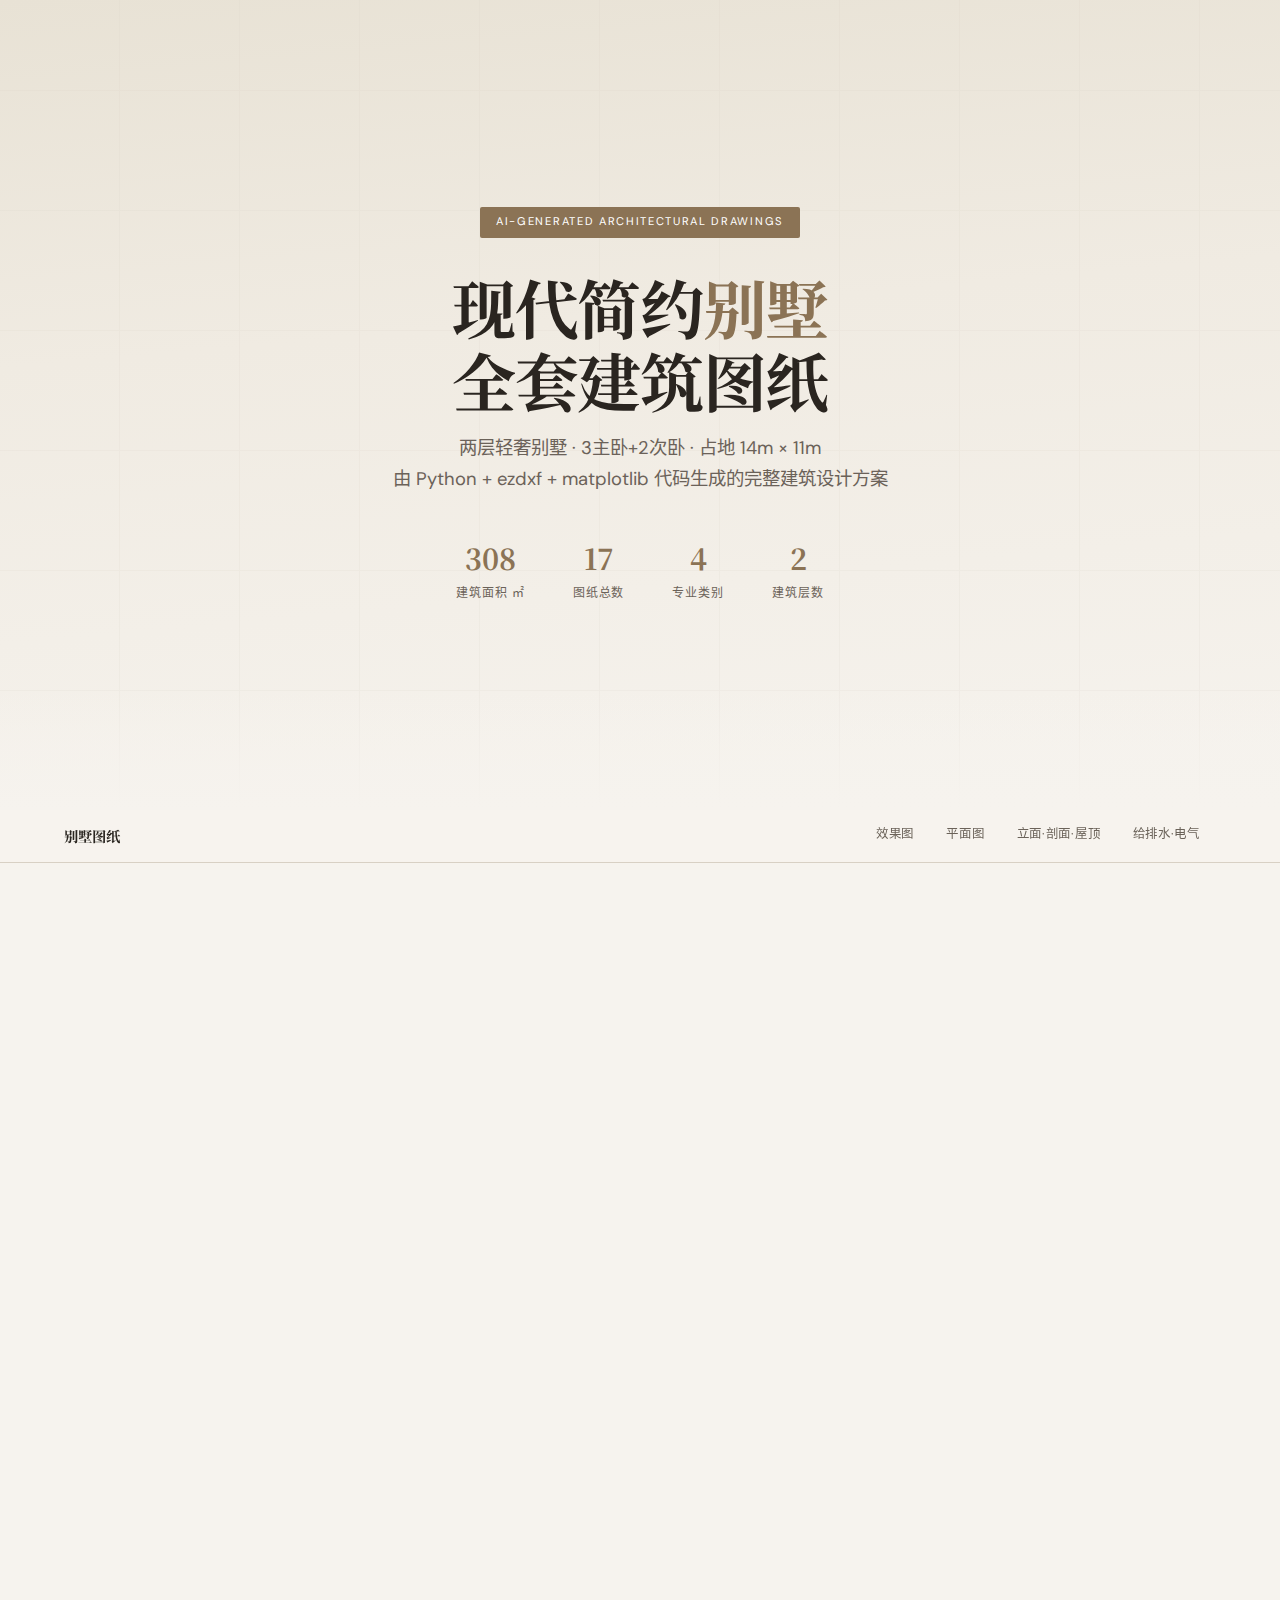
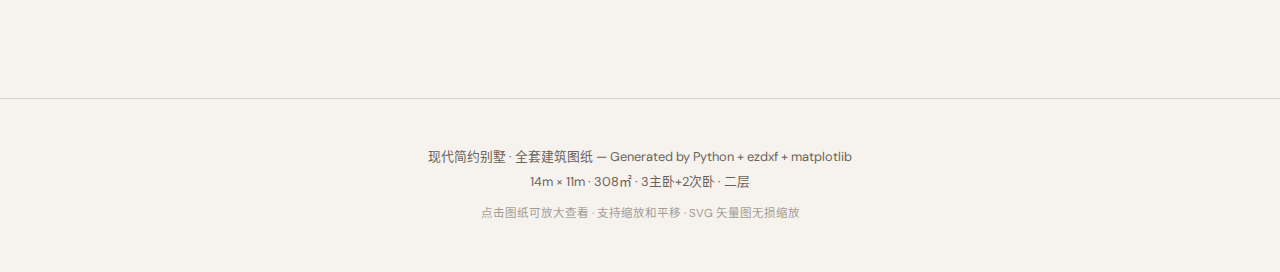
<file: docs/index.html>
<!DOCTYPE html>
<html lang="zh-CN">
<head>
<meta charset="UTF-8">
<meta name="viewport" content="width=device-width, initial-scale=1.0">
<title>现代简约别墅 — 全套建筑图纸</title>
<link rel="preconnect" href="https://fonts.googleapis.com">
<link href="https://fonts.googleapis.com/css2?family=Noto+Serif+SC:wght@400;700&family=DM+Sans:ital,wght@0,400;0,500;0,700;1,400&display=swap" rel="stylesheet">
<link rel="stylesheet" href="shared.css">
</head>
<body>

<section class="home-hero">
  <div class="badge">AI-Generated Architectural Drawings</div>
  <h1>现代简约<em>别墅</em><br>全套建筑图纸</h1>
  <p class="sub">
    两层轻奢别墅 · 3主卧+2次卧 · 占地 14m × 11m<br>
    由 Python + ezdxf + matplotlib 代码生成的完整建筑设计方案
  </p>
  <div class="stats">
    <div class="stat"><div class="stat-val">308</div><div class="stat-label">建筑面积 ㎡</div></div>
    <div class="stat"><div class="stat-val">17</div><div class="stat-label">图纸总数</div></div>
    <div class="stat"><div class="stat-val">4</div><div class="stat-label">专业类别</div></div>
    <div class="stat"><div class="stat-val">2</div><div class="stat-label">建筑层数</div></div>
  </div>
</section>

<header class="site-header">
  <div class="inner">
    <a href="index.html" class="brand">别墅图纸</a>
    <a href="renderings.html" class="nav-link">效果图</a>
    <a href="plans.html" class="nav-link">平面图</a>
    <a href="elevations.html" class="nav-link">立面·剖面·屋顶</a>
    <a href="mep.html" class="nav-link">给排水·电气</a>
  </div>
</header>

<div class="category-grid">

  <a href="renderings.html" class="category-card fade-in">
    <img class="thumb" src="images/南立面透视效果图.png" alt="效果图" loading="lazy">
    <div class="info">
      <h3>建筑效果图</h3>
      <p>3D透视渲染 · 室内俯视 · 南立面渲染 — 展示建筑整体外观与空间感受</p>
      <span class="count">5 张图纸</span>
    </div>
  </a>

  <a href="plans.html" class="category-card fade-in">
    <img class="thumb" src="images/一层平面图.png" alt="平面图" loading="lazy">
    <div class="info">
      <h3>平面图</h3>
      <p>墙体、门窗、家具布局、尺寸标注的完整平面设计（SVG 矢量图）</p>
      <span class="count">2 张图纸 · SVG</span>
    </div>
  </a>

  <a href="elevations.html" class="category-card fade-in">
    <img class="thumb" src="images/南立面图.png" alt="立面图" loading="lazy">
    <div class="info">
      <h3>立面·剖面·屋顶</h3>
      <p>四向立面图、纵向剖面、屋顶排水设计（SVG 矢量图）</p>
      <span class="count">6 张图纸 · SVG</span>
    </div>
  </a>

  <a href="mep.html" class="category-card fade-in">
    <img class="thumb" src="images/一层电气平面图.png" alt="MEP" loading="lazy">
    <div class="info">
      <h3>给排水 · 电气</h3>
      <p>管线布局、灯具插座开关点位布置（SVG 矢量图）</p>
      <span class="count">4 张图纸 · SVG</span>
    </div>
  </a>

</div>

<footer>
  <p>现代简约别墅 · 全套建筑图纸 — Generated by Python + ezdxf + matplotlib</p>
  <p>14m × 11m · 308㎡ · 3主卧+2次卧 · 二层</p>
  <p style="margin-top:.8rem;font-size:.72rem;opacity:.6">点击图纸可放大查看 · 支持缩放和平移 · SVG 矢量图无损缩放</p>
</footer>

<script>
const obs=new IntersectionObserver(entries=>{
  entries.forEach(e=>{if(e.isIntersecting){e.target.classList.add('visible');obs.unobserve(e.target)}});
},{threshold:0.08});
document.querySelectorAll('.fade-in').forEach(el=>obs.observe(el));
</script>
</body>
</html>
</file>
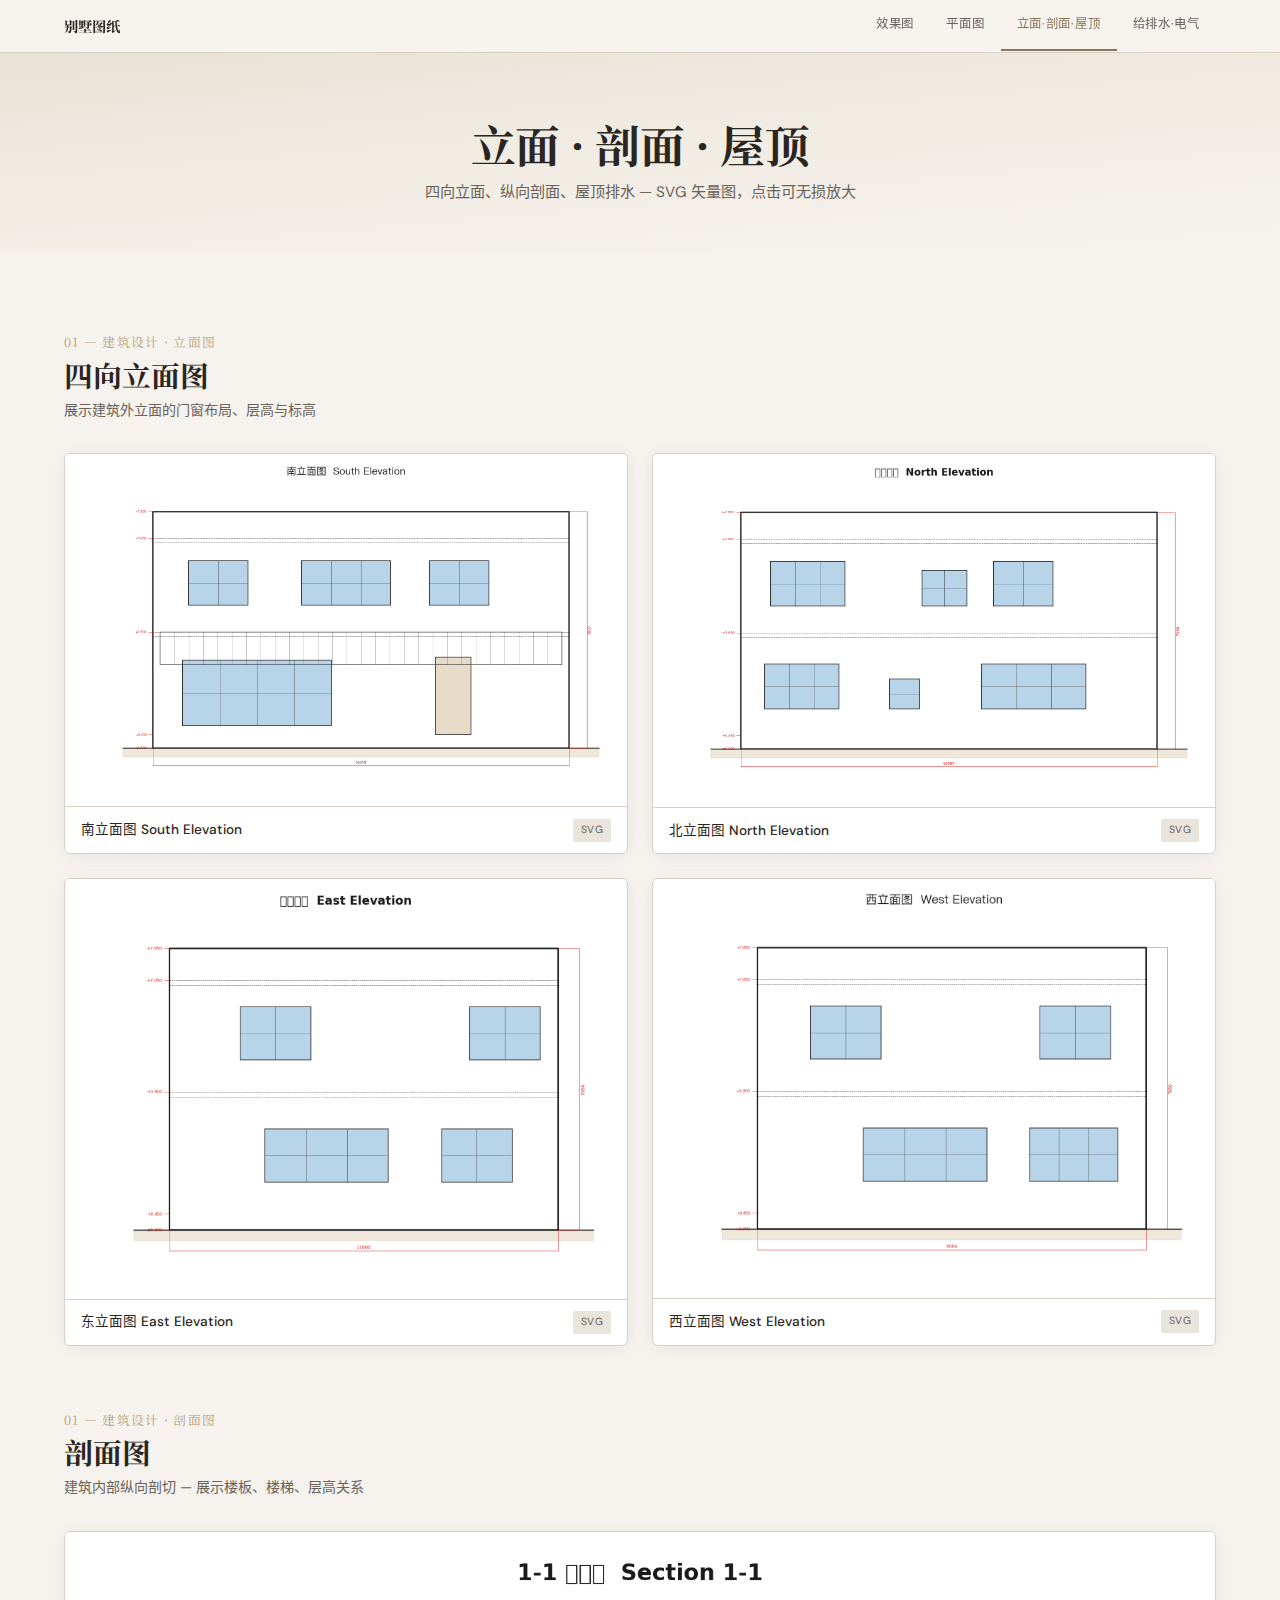
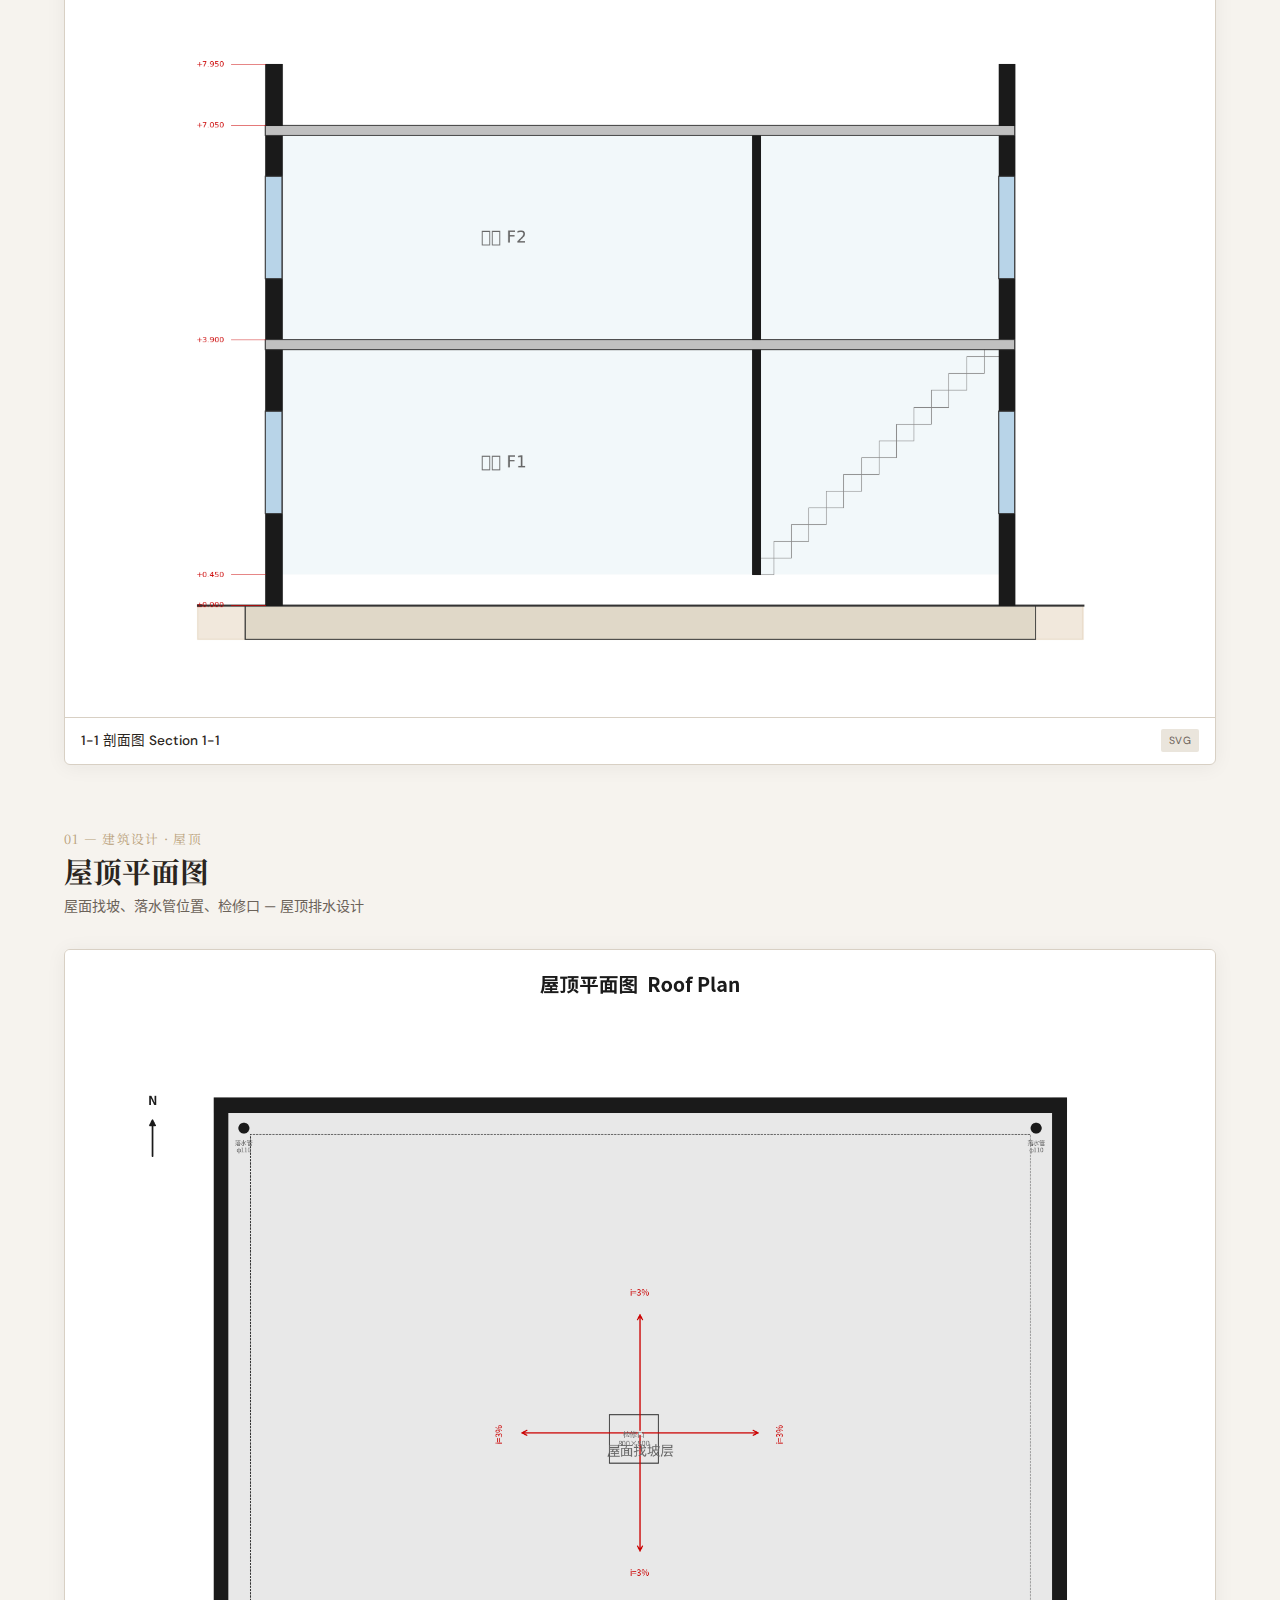
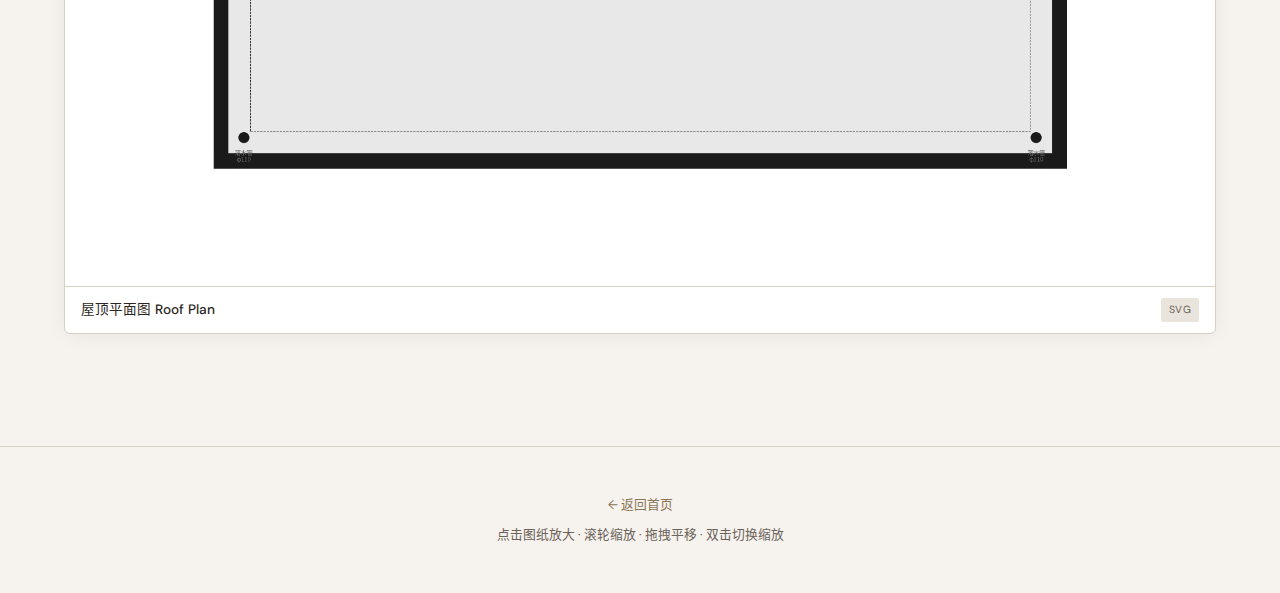
<file: docs/elevations.html>
<!DOCTYPE html>
<html lang="zh-CN">
<head>
<meta charset="UTF-8">
<meta name="viewport" content="width=device-width, initial-scale=1.0">
<title>立面·剖面·屋顶 — 现代简约别墅</title>
<link rel="preconnect" href="https://fonts.googleapis.com">
<link href="https://fonts.googleapis.com/css2?family=Noto+Serif+SC:wght@400;700&family=DM+Sans:ital,wght@0,400;0,500;0,700;1,400&display=swap" rel="stylesheet">
<link rel="stylesheet" href="shared.css">
</head>
<body>

<header class="site-header">
  <div class="inner">
    <a href="index.html" class="brand">别墅图纸</a>
    <a href="renderings.html" class="nav-link">效果图</a>
    <a href="plans.html" class="nav-link">平面图</a>
    <a href="elevations.html" class="nav-link active">立面·剖面·屋顶</a>
    <a href="mep.html" class="nav-link">给排水·电气</a>
  </div>
</header>

<section class="page-hero">
  <h1>立面 · 剖面 · 屋顶</h1>
  <p>四向立面、纵向剖面、屋顶排水 — SVG 矢量图，点击可无损放大</p>
</section>

<main>

<section class="section fade-in">
  <div class="section-header">
    <div class="section-num">01 — 建筑设计 · 立面图</div>
    <h2 class="section-title">四向立面图</h2>
    <p class="section-desc">展示建筑外立面的门窗布局、层高与标高</p>
  </div>
  <div class="gallery cols-2">
    <div class="card">
      <div class="card-img" data-viewer data-viewer-svg="images/南立面图.svg" data-viewer-alt="南立面图 South Elevation">
        <img src="images/南立面图.png" alt="南立面图" loading="lazy">
      </div>
      <div class="card-info"><span class="card-name">南立面图 South Elevation</span><span class="card-tag">SVG</span></div>
    </div>
    <div class="card">
      <div class="card-img" data-viewer data-viewer-svg="images/北立面图.svg" data-viewer-alt="北立面图 North Elevation">
        <img src="images/北立面图.png" alt="北立面图" loading="lazy">
      </div>
      <div class="card-info"><span class="card-name">北立面图 North Elevation</span><span class="card-tag">SVG</span></div>
    </div>
    <div class="card">
      <div class="card-img" data-viewer data-viewer-svg="images/东立面图.svg" data-viewer-alt="东立面图 East Elevation">
        <img src="images/东立面图.png" alt="东立面图" loading="lazy">
      </div>
      <div class="card-info"><span class="card-name">东立面图 East Elevation</span><span class="card-tag">SVG</span></div>
    </div>
    <div class="card">
      <div class="card-img" data-viewer data-viewer-svg="images/西立面图.svg" data-viewer-alt="西立面图 West Elevation">
        <img src="images/西立面图.png" alt="西立面图" loading="lazy">
      </div>
      <div class="card-info"><span class="card-name">西立面图 West Elevation</span><span class="card-tag">SVG</span></div>
    </div>
  </div>
</section>

<section class="section fade-in">
  <div class="section-header">
    <div class="section-num">01 — 建筑设计 · 剖面图</div>
    <h2 class="section-title">剖面图</h2>
    <p class="section-desc">建筑内部纵向剖切 — 展示楼板、楼梯、层高关系</p>
  </div>
  <div class="gallery cols-1">
    <div class="card">
      <div class="card-img" data-viewer data-viewer-svg="images/1-1剖面图.svg" data-viewer-alt="1-1 剖面图 Section 1-1">
        <img src="images/1-1剖面图.png" alt="1-1剖面图" loading="lazy">
      </div>
      <div class="card-info"><span class="card-name">1-1 剖面图 Section 1-1</span><span class="card-tag">SVG</span></div>
    </div>
  </div>
</section>

<section class="section fade-in">
  <div class="section-header">
    <div class="section-num">01 — 建筑设计 · 屋顶</div>
    <h2 class="section-title">屋顶平面图</h2>
    <p class="section-desc">屋面找坡、落水管位置、检修口 — 屋顶排水设计</p>
  </div>
  <div class="gallery cols-1">
    <div class="card">
      <div class="card-img" data-viewer data-viewer-svg="images/屋顶平面图.svg" data-viewer-alt="屋顶平面图 Roof Plan">
        <img src="images/屋顶平面图.png" alt="屋顶平面图" loading="lazy">
      </div>
      <div class="card-info"><span class="card-name">屋顶平面图 Roof Plan</span><span class="card-tag">SVG</span></div>
    </div>
  </div>
</section>

</main>

<footer>
  <p><a href="index.html">← 返回首页</a></p>
  <p style="margin-top:.6rem">点击图纸放大 · 滚轮缩放 · 拖拽平移 · 双击切换缩放</p>
</footer>

<div class="viewer-overlay" id="viewer-overlay">
  <div class="viewer-toolbar">
    <span class="viewer-title"></span>
    <div class="viewer-btns">
      <button class="btn-fit" title="适应窗口 (0)">⊞</button>
      <button class="btn-one" title="100% (1)">1:1</button>
      <button class="btn-zin" title="放大 (+)">＋</button>
      <button class="btn-zout" title="缩小 (-)">－</button>
      <button class="btn-close" title="关闭 (Esc)">✕</button>
    </div>
  </div>
  <div class="viewer-container">
    <div class="viewer-content"></div>
    <div class="viewer-zoom-info"></div>
  </div>
</div>

<script src="viewer.js"></script>
</body>
</html>
</file>
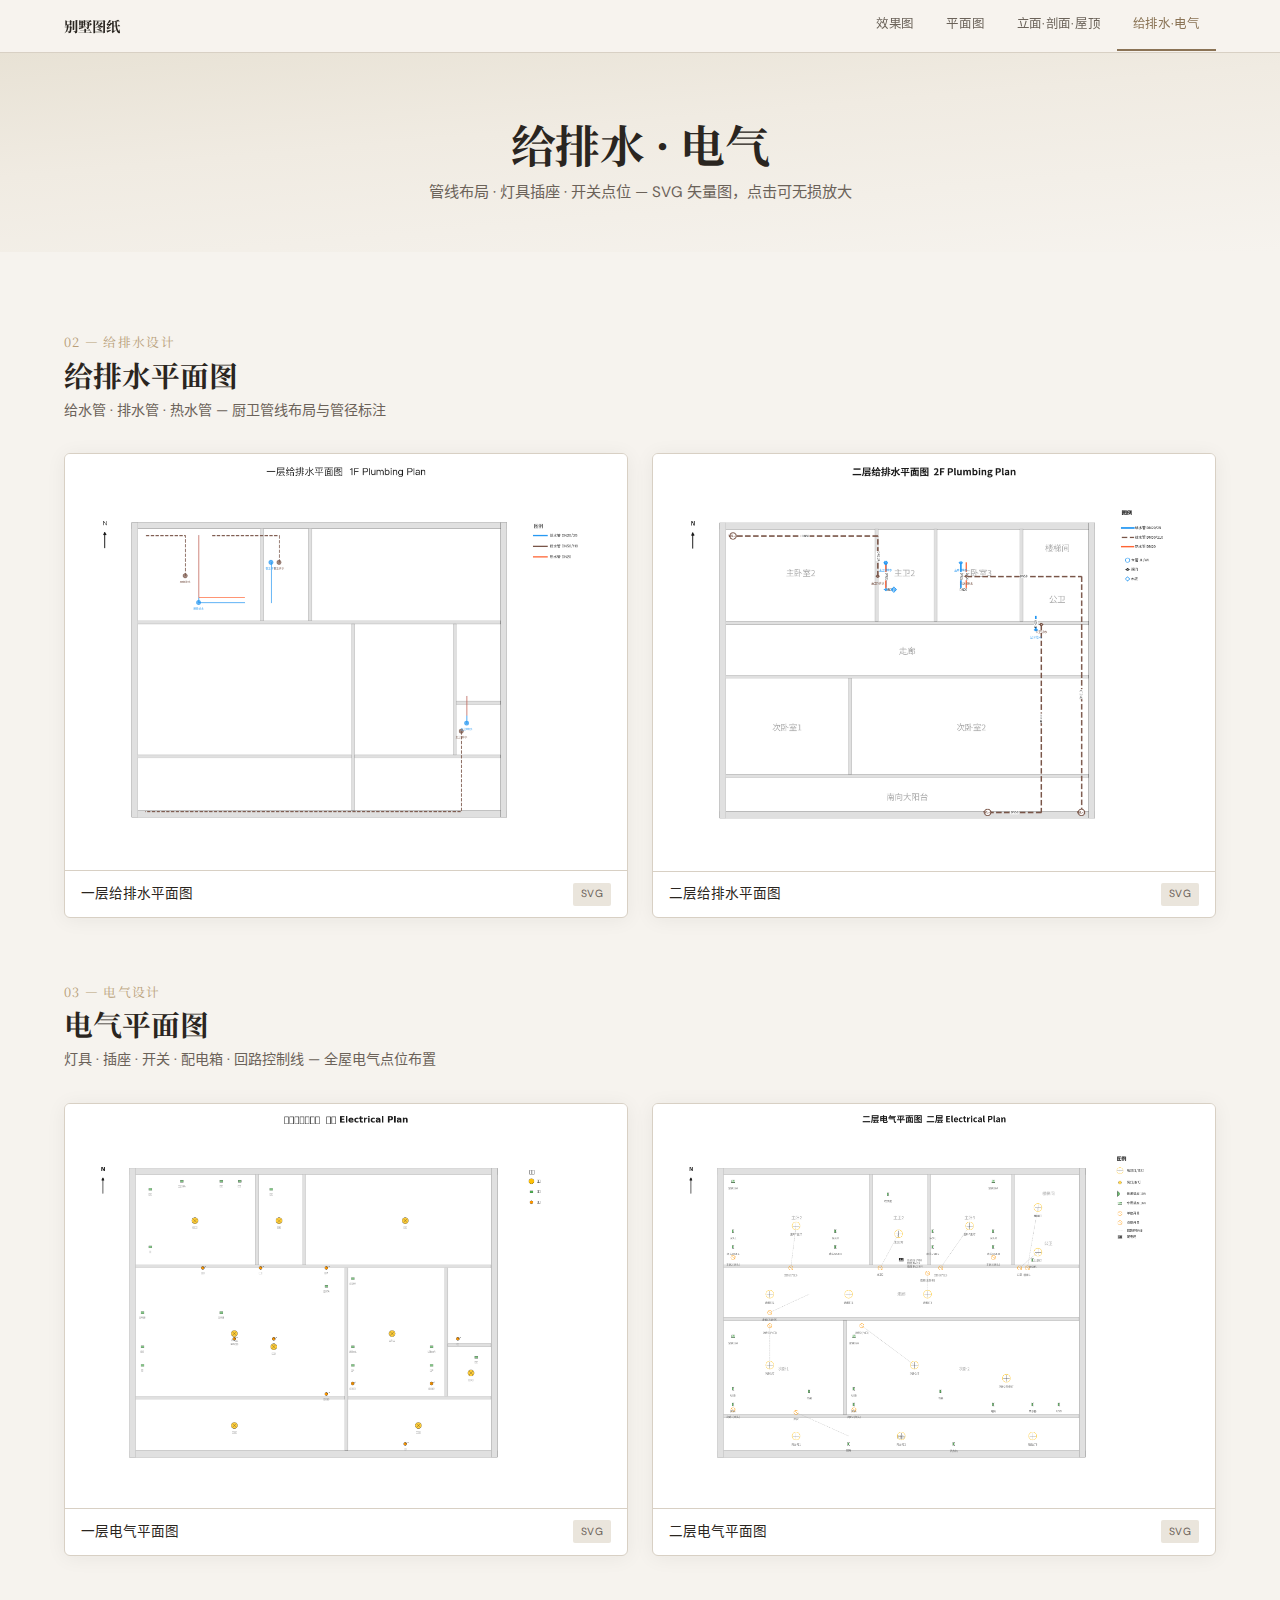
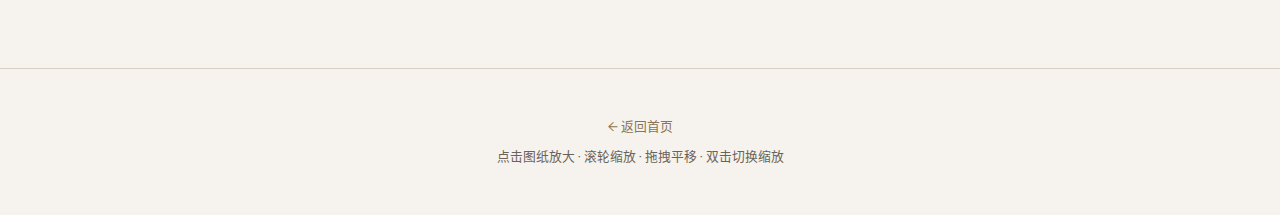
<file: docs/mep.html>
<!DOCTYPE html>
<html lang="zh-CN">
<head>
<meta charset="UTF-8">
<meta name="viewport" content="width=device-width, initial-scale=1.0">
<title>给排水·电气 — 现代简约别墅</title>
<link rel="preconnect" href="https://fonts.googleapis.com">
<link href="https://fonts.googleapis.com/css2?family=Noto+Serif+SC:wght@400;700&family=DM+Sans:ital,wght@0,400;0,500;0,700;1,400&display=swap" rel="stylesheet">
<link rel="stylesheet" href="shared.css">
</head>
<body>

<header class="site-header">
  <div class="inner">
    <a href="index.html" class="brand">别墅图纸</a>
    <a href="renderings.html" class="nav-link">效果图</a>
    <a href="plans.html" class="nav-link">平面图</a>
    <a href="elevations.html" class="nav-link">立面·剖面·屋顶</a>
    <a href="mep.html" class="nav-link active">给排水·电气</a>
  </div>
</header>

<section class="page-hero">
  <h1>给排水 · 电气</h1>
  <p>管线布局 · 灯具插座 · 开关点位 — SVG 矢量图，点击可无损放大</p>
</section>

<main>

<section class="section fade-in">
  <div class="section-header">
    <div class="section-num">02 — 给排水设计</div>
    <h2 class="section-title">给排水平面图</h2>
    <p class="section-desc">给水管 · 排水管 · 热水管 — 厨卫管线布局与管径标注</p>
  </div>
  <div class="gallery cols-2">
    <div class="card">
      <div class="card-img" data-viewer data-viewer-svg="images/一层给排水平面图.svg" data-viewer-alt="一层给排水平面图">
        <img src="images/一层给排水平面图.png" alt="一层给排水平面图" loading="lazy">
      </div>
      <div class="card-info"><span class="card-name">一层给排水平面图</span><span class="card-tag">SVG</span></div>
    </div>
    <div class="card">
      <div class="card-img" data-viewer data-viewer-svg="images/二层给排水平面图.svg" data-viewer-alt="二层给排水平面图">
        <img src="images/二层给排水平面图.png" alt="二层给排水平面图" loading="lazy">
      </div>
      <div class="card-info"><span class="card-name">二层给排水平面图</span><span class="card-tag">SVG</span></div>
    </div>
  </div>
</section>

<section class="section fade-in">
  <div class="section-header">
    <div class="section-num">03 — 电气设计</div>
    <h2 class="section-title">电气平面图</h2>
    <p class="section-desc">灯具 · 插座 · 开关 · 配电箱 · 回路控制线 — 全屋电气点位布置</p>
  </div>
  <div class="gallery cols-2">
    <div class="card">
      <div class="card-img" data-viewer data-viewer-svg="images/一层电气平面图.svg" data-viewer-alt="一层电气平面图">
        <img src="images/一层电气平面图.png" alt="一层电气平面图" loading="lazy">
      </div>
      <div class="card-info"><span class="card-name">一层电气平面图</span><span class="card-tag">SVG</span></div>
    </div>
    <div class="card">
      <div class="card-img" data-viewer data-viewer-svg="images/二层电气平面图.svg" data-viewer-alt="二层电气平面图">
        <img src="images/二层电气平面图.png" alt="二层电气平面图" loading="lazy">
      </div>
      <div class="card-info"><span class="card-name">二层电气平面图</span><span class="card-tag">SVG</span></div>
    </div>
  </div>
</section>

</main>

<footer>
  <p><a href="index.html">← 返回首页</a></p>
  <p style="margin-top:.6rem">点击图纸放大 · 滚轮缩放 · 拖拽平移 · 双击切换缩放</p>
</footer>

<div class="viewer-overlay" id="viewer-overlay">
  <div class="viewer-toolbar">
    <span class="viewer-title"></span>
    <div class="viewer-btns">
      <button class="btn-fit" title="适应窗口 (0)">⊞</button>
      <button class="btn-one" title="100% (1)">1:1</button>
      <button class="btn-zin" title="放大 (+)">＋</button>
      <button class="btn-zout" title="缩小 (-)">－</button>
      <button class="btn-close" title="关闭 (Esc)">✕</button>
    </div>
  </div>
  <div class="viewer-container">
    <div class="viewer-content"></div>
    <div class="viewer-zoom-info"></div>
  </div>
</div>

<script src="viewer.js"></script>
</body>
</html>
</file>
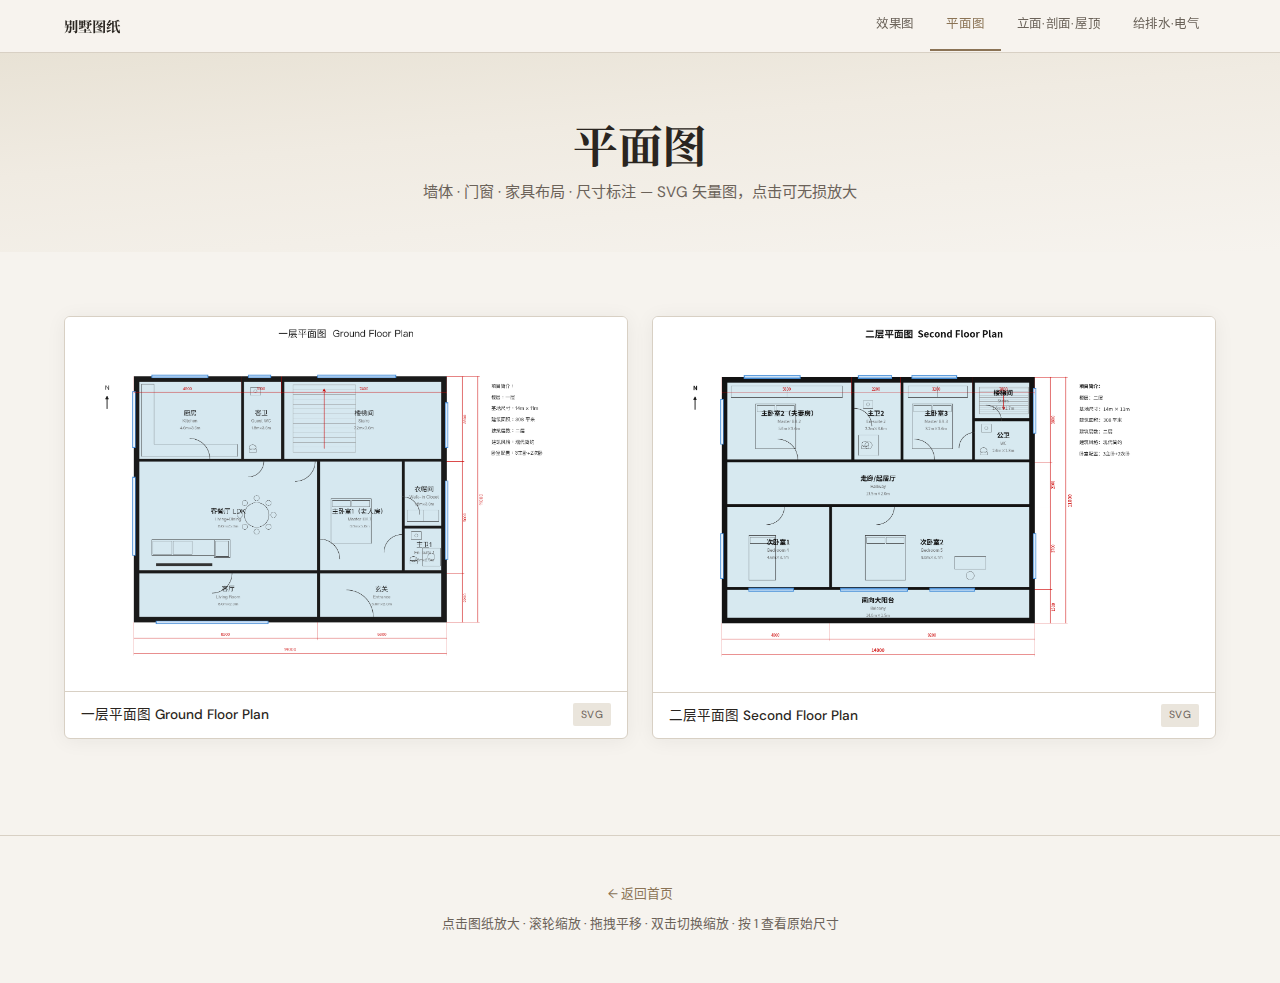
<file: docs/plans.html>
<!DOCTYPE html>
<html lang="zh-CN">
<head>
<meta charset="UTF-8">
<meta name="viewport" content="width=device-width, initial-scale=1.0">
<title>平面图 — 现代简约别墅</title>
<link rel="preconnect" href="https://fonts.googleapis.com">
<link href="https://fonts.googleapis.com/css2?family=Noto+Serif+SC:wght@400;700&family=DM+Sans:ital,wght@0,400;0,500;0,700;1,400&display=swap" rel="stylesheet">
<link rel="stylesheet" href="shared.css">
</head>
<body>

<header class="site-header">
  <div class="inner">
    <a href="index.html" class="brand">别墅图纸</a>
    <a href="renderings.html" class="nav-link">效果图</a>
    <a href="plans.html" class="nav-link active">平面图</a>
    <a href="elevations.html" class="nav-link">立面·剖面·屋顶</a>
    <a href="mep.html" class="nav-link">给排水·电气</a>
  </div>
</header>

<section class="page-hero">
  <h1>平面图</h1>
  <p>墙体 · 门窗 · 家具布局 · 尺寸标注 — SVG 矢量图，点击可无损放大</p>
</section>

<main>

<div class="gallery cols-2 fade-in">
  <div class="card">
    <div class="card-img" data-viewer data-viewer-svg="images/一层平面图.svg" data-viewer-alt="一层平面图 Ground Floor Plan">
      <img src="images/一层平面图.png" alt="一层平面图" loading="lazy">
    </div>
    <div class="card-info"><span class="card-name">一层平面图 Ground Floor Plan</span><span class="card-tag">SVG</span></div>
  </div>
  <div class="card">
    <div class="card-img" data-viewer data-viewer-svg="images/二层平面图.svg" data-viewer-alt="二层平面图 Second Floor Plan">
      <img src="images/二层平面图.png" alt="二层平面图" loading="lazy">
    </div>
    <div class="card-info"><span class="card-name">二层平面图 Second Floor Plan</span><span class="card-tag">SVG</span></div>
  </div>
</div>

</main>

<footer>
  <p><a href="index.html">← 返回首页</a></p>
  <p style="margin-top:.6rem">点击图纸放大 · 滚轮缩放 · 拖拽平移 · 双击切换缩放 · 按 1 查看原始尺寸</p>
</footer>

<div class="viewer-overlay" id="viewer-overlay">
  <div class="viewer-toolbar">
    <span class="viewer-title"></span>
    <div class="viewer-btns">
      <button class="btn-fit" title="适应窗口 (0)">⊞</button>
      <button class="btn-one" title="100% (1)">1:1</button>
      <button class="btn-zin" title="放大 (+)">＋</button>
      <button class="btn-zout" title="缩小 (-)">－</button>
      <button class="btn-close" title="关闭 (Esc)">✕</button>
    </div>
  </div>
  <div class="viewer-container">
    <div class="viewer-content"></div>
    <div class="viewer-zoom-info"></div>
  </div>
</div>

<script src="viewer.js"></script>
</body>
</html>
</file>
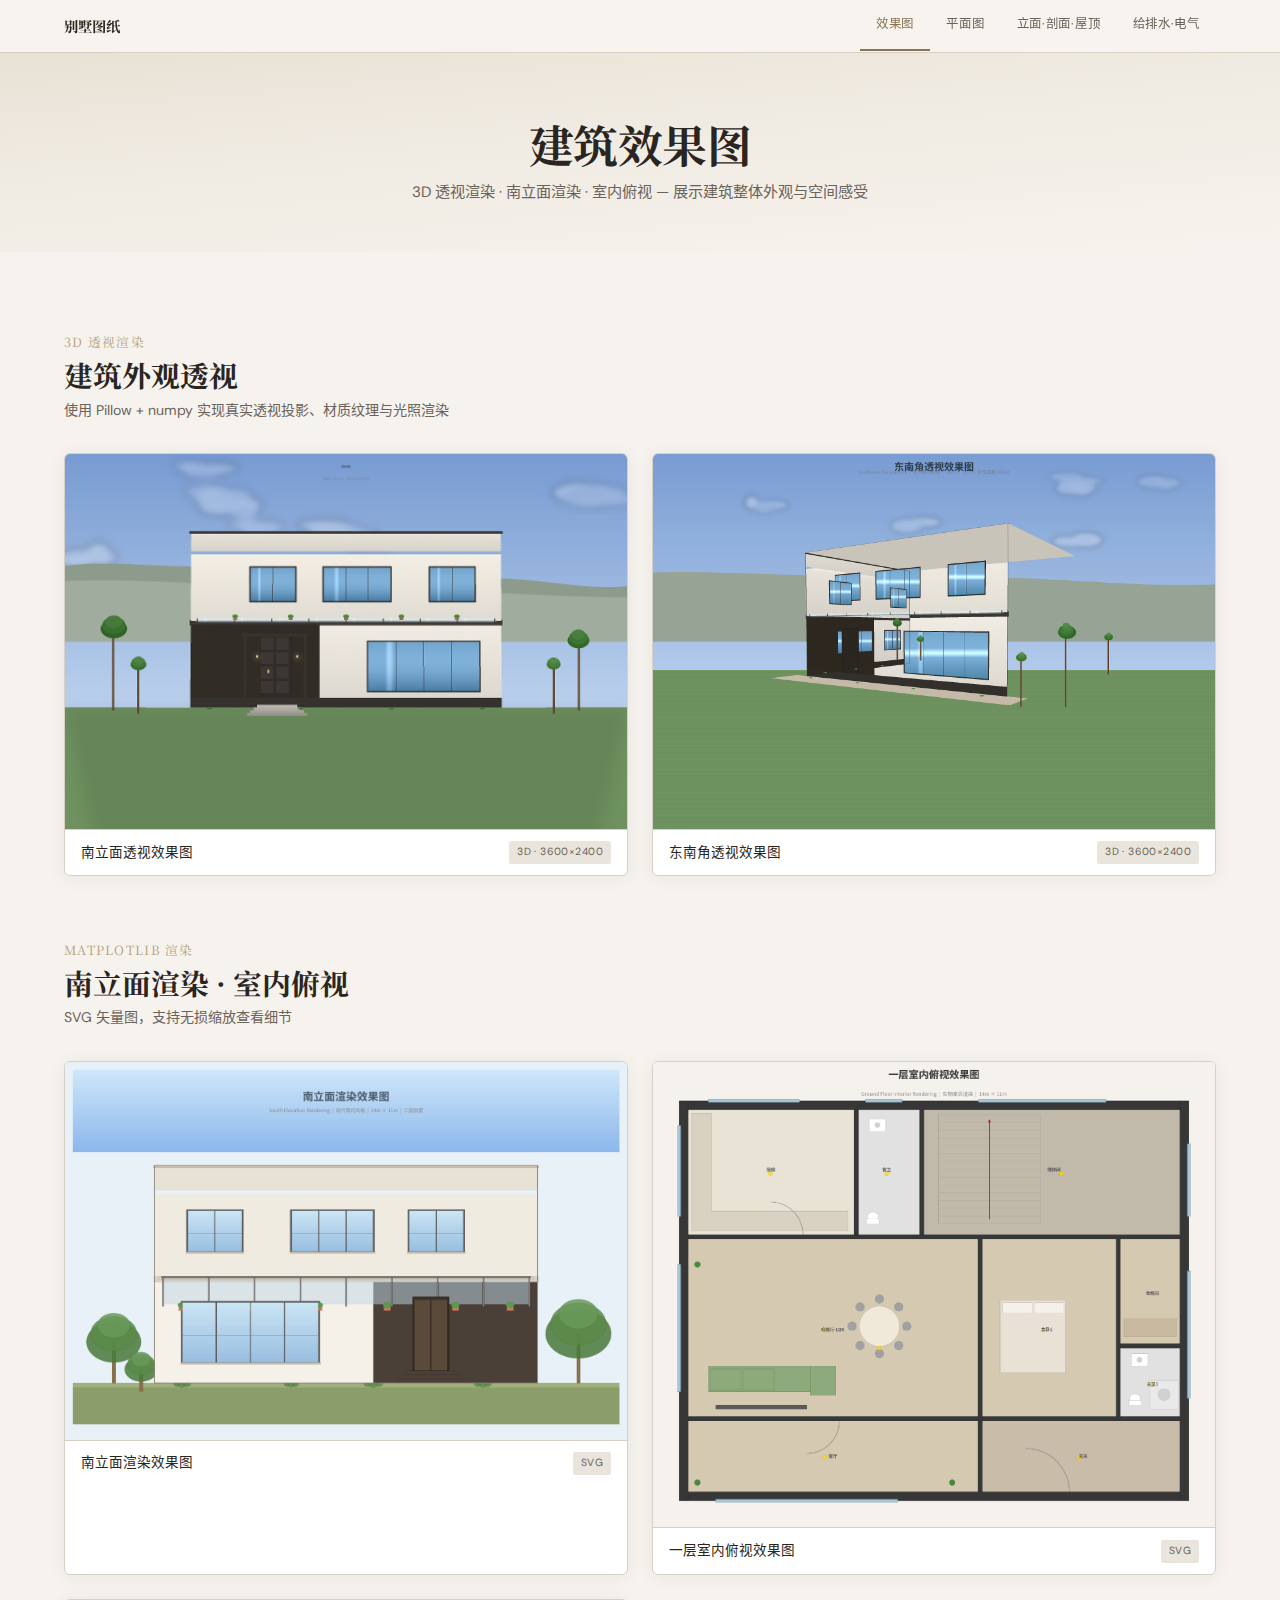
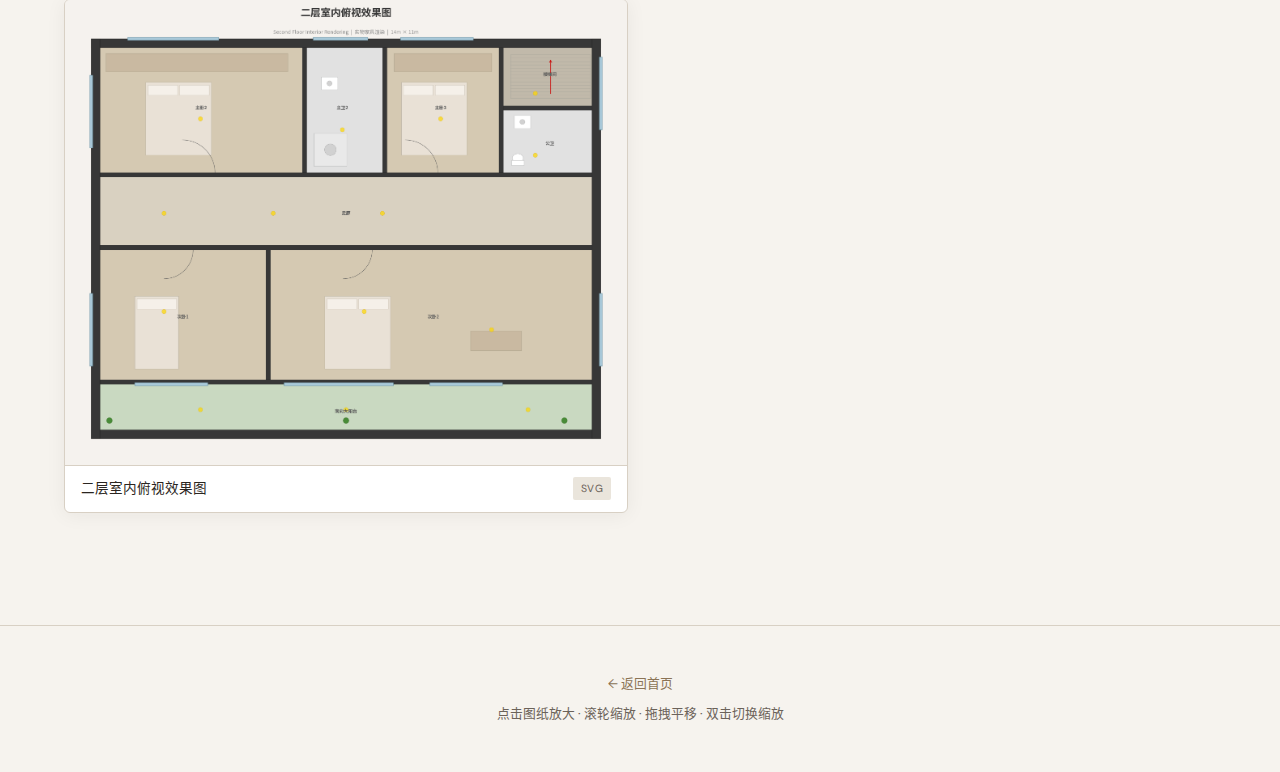
<file: docs/renderings.html>
<!DOCTYPE html>
<html lang="zh-CN">
<head>
<meta charset="UTF-8">
<meta name="viewport" content="width=device-width, initial-scale=1.0">
<title>建筑效果图 — 现代简约别墅</title>
<link rel="preconnect" href="https://fonts.googleapis.com">
<link href="https://fonts.googleapis.com/css2?family=Noto+Serif+SC:wght@400;700&family=DM+Sans:ital,wght@0,400;0,500;0,700;1,400&display=swap" rel="stylesheet">
<link rel="stylesheet" href="shared.css">
</head>
<body>

<header class="site-header">
  <div class="inner">
    <a href="index.html" class="brand">别墅图纸</a>
    <a href="renderings.html" class="nav-link active">效果图</a>
    <a href="plans.html" class="nav-link">平面图</a>
    <a href="elevations.html" class="nav-link">立面·剖面·屋顶</a>
    <a href="mep.html" class="nav-link">给排水·电气</a>
  </div>
</header>

<section class="page-hero">
  <h1>建筑效果图</h1>
  <p>3D 透视渲染 · 南立面渲染 · 室内俯视 — 展示建筑整体外观与空间感受</p>
</section>

<main>

<section class="section fade-in">
  <div class="section-header">
    <div class="section-num">3D 透视渲染</div>
    <h2 class="section-title">建筑外观透视</h2>
    <p class="section-desc">使用 Pillow + numpy 实现真实透视投影、材质纹理与光照渲染</p>
  </div>
  <div class="gallery cols-2">
    <div class="card">
      <div class="card-img" data-viewer data-viewer-src="images/南立面透视效果图.png" data-viewer-alt="南立面透视效果图">
        <img src="images/南立面透视效果图.png" alt="南立面透视效果图" loading="lazy">
      </div>
      <div class="card-info"><span class="card-name">南立面透视效果图</span><span class="card-tag">3D · 3600×2400</span></div>
    </div>
    <div class="card">
      <div class="card-img" data-viewer data-viewer-src="images/东南角透视效果图.png" data-viewer-alt="东南角透视效果图">
        <img src="images/东南角透视效果图.png" alt="东南角透视效果图" loading="lazy">
      </div>
      <div class="card-info"><span class="card-name">东南角透视效果图</span><span class="card-tag">3D · 3600×2400</span></div>
    </div>
  </div>
</section>

<section class="section fade-in">
  <div class="section-header">
    <div class="section-num">matplotlib 渲染</div>
    <h2 class="section-title">南立面渲染 · 室内俯视</h2>
    <p class="section-desc">SVG 矢量图，支持无损缩放查看细节</p>
  </div>
  <div class="gallery cols-2">
    <div class="card">
      <div class="card-img" data-viewer data-viewer-svg="images/南立面渲染效果图.svg" data-viewer-alt="南立面渲染效果图">
        <img src="images/南立面渲染效果图.png" alt="南立面渲染效果图" loading="lazy">
      </div>
      <div class="card-info"><span class="card-name">南立面渲染效果图</span><span class="card-tag">SVG</span></div>
    </div>
    <div class="card">
      <div class="card-img" data-viewer data-viewer-svg="images/一层室内俯视效果图.svg" data-viewer-alt="一层室内俯视效果图">
        <img src="images/一层室内俯视效果图.png" alt="一层室内俯视效果图" loading="lazy">
      </div>
      <div class="card-info"><span class="card-name">一层室内俯视效果图</span><span class="card-tag">SVG</span></div>
    </div>
    <div class="card">
      <div class="card-img" data-viewer data-viewer-svg="images/二层室内俯视效果图.svg" data-viewer-alt="二层室内俯视效果图">
        <img src="images/二层室内俯视效果图.png" alt="二层室内俯视效果图" loading="lazy">
      </div>
      <div class="card-info"><span class="card-name">二层室内俯视效果图</span><span class="card-tag">SVG</span></div>
    </div>
  </div>
</section>

</main>

<footer>
  <p><a href="index.html">← 返回首页</a></p>
  <p style="margin-top:.6rem">点击图纸放大 · 滚轮缩放 · 拖拽平移 · 双击切换缩放</p>
</footer>

<div class="viewer-overlay" id="viewer-overlay">
  <div class="viewer-toolbar">
    <span class="viewer-title"></span>
    <div class="viewer-btns">
      <button class="btn-fit" title="适应窗口 (0)">⊞</button>
      <button class="btn-one" title="100% (1)">1:1</button>
      <button class="btn-zin" title="放大 (+)">＋</button>
      <button class="btn-zout" title="缩小 (-)">－</button>
      <button class="btn-close" title="关闭 (Esc)">✕</button>
    </div>
  </div>
  <div class="viewer-container">
    <div class="viewer-content"></div>
    <div class="viewer-zoom-info"></div>
  </div>
</div>

<script src="viewer.js"></script>
</body>
</html>
</file>
<file: docs/shared.css>
*,*::before,*::after{box-sizing:border-box;margin:0;padding:0}
:root{
  --bg:#f6f3ee;--bg2:#eae5dc;--text:#2a2520;--text2:#6b6259;--accent:#8b7355;
  --accent2:#b89e78;--card:#fff;--border:#d8d0c4;--shadow:0 2px 20px rgba(42,37,32,.06);
  --radius:6px;--font-display:'Noto Serif SC',serif;--font-body:'DM Sans',sans-serif;
}
html{scroll-behavior:smooth;font-size:16px}
body{font-family:var(--font-body);background:var(--bg);color:var(--text);line-height:1.6;-webkit-font-smoothing:antialiased}

/* ─── Header ─── */
.site-header{
  position:sticky;top:0;z-index:100;background:rgba(246,243,238,.92);
  backdrop-filter:blur(12px);border-bottom:1px solid var(--border);
}
.site-header .inner{
  max-width:1200px;margin:0 auto;display:flex;align-items:center;
  padding:0 1.5rem;gap:0;overflow-x:auto;scrollbar-width:none;
}
.site-header .inner::-webkit-scrollbar{display:none}
.site-header .brand{
  font-family:var(--font-display);font-size:.9rem;font-weight:700;
  color:var(--text);text-decoration:none;white-space:nowrap;padding:.9rem 0;margin-right:auto;
}
.site-header a.nav-link{
  display:block;padding:.9rem 1rem;font-size:.78rem;letter-spacing:.06em;
  text-transform:uppercase;color:var(--text2);text-decoration:none;
  white-space:nowrap;border-bottom:2px solid transparent;transition:all .2s;
}
.site-header a.nav-link:hover,
.site-header a.nav-link.active{color:var(--accent);border-bottom-color:var(--accent)}

/* ─── Page hero (small) ─── */
.page-hero{
  padding:4rem 2rem 3rem;text-align:center;
  background:linear-gradient(175deg,#e8e2d5 0%,#f0ebe2 40%,#f6f3ee 100%);
}
.page-hero h1{
  font-family:var(--font-display);font-size:clamp(1.8rem,4vw,2.8rem);
  font-weight:700;line-height:1.2;letter-spacing:-.01em;margin-bottom:.6rem;
}
.page-hero p{font-size:.95rem;color:var(--text2);max-width:36rem;margin:0 auto}

/* ─── Main ─── */
main{max-width:1200px;margin:0 auto;padding:2rem 1.5rem 4rem}

/* ─── Gallery ─── */
.gallery{display:grid;gap:1.5rem;margin-top:2rem}
.gallery.cols-2{grid-template-columns:repeat(auto-fit,minmax(min(100%,480px),1fr))}
.gallery.cols-1{grid-template-columns:1fr}

.card{
  background:var(--card);border:1px solid var(--border);border-radius:var(--radius);
  overflow:hidden;box-shadow:var(--shadow);transition:transform .3s,box-shadow .3s;
}
.card:hover{transform:translateY(-3px);box-shadow:0 8px 32px rgba(42,37,32,.1)}
.card .card-img{width:100%;display:block;cursor:zoom-in;background:var(--bg2)}
.card .card-img img,.card .card-img object{width:100%;height:auto;display:block;pointer-events:none}
.card-info{
  padding:.7rem 1rem;display:flex;align-items:center;justify-content:space-between;
  border-top:1px solid var(--border);
}
.card-name{font-size:.85rem;font-weight:500;color:var(--text)}
.card-tag{
  font-size:.65rem;padding:.2rem .5rem;background:var(--bg2);color:var(--text2);
  border-radius:2px;letter-spacing:.04em;
}

/* ─── Sections within a page ─── */
.section{padding:3rem 0 1rem}
.section-header{margin-bottom:1.5rem}
.section-num{font-family:var(--font-display);font-size:.8rem;color:var(--accent2);letter-spacing:.1em;text-transform:uppercase;margin-bottom:.3rem}
.section-title{font-family:var(--font-display);font-size:clamp(1.3rem,2.5vw,1.8rem);font-weight:700;line-height:1.2}
.section-desc{font-size:.88rem;color:var(--text2);margin-top:.4rem;max-width:32rem}

/* ─── Footer ─── */
footer{
  text-align:center;padding:3rem 2rem;border-top:1px solid var(--border);
  color:var(--text2);font-size:.8rem;margin-top:2rem;
}
footer a{color:var(--accent);text-decoration:none}
footer a:hover{text-decoration:underline}
footer p+p{margin-top:.3rem}

/* ─── Viewer overlay ─── */
.viewer-overlay{
  position:fixed;inset:0;z-index:2000;background:rgba(15,13,10,.94);
  backdrop-filter:blur(6px);display:none;flex-direction:column;
  animation:vFadeIn .2s ease;
}
.viewer-overlay.active{display:flex}
.viewer-toolbar{
  display:flex;align-items:center;justify-content:space-between;
  padding:.6rem 1rem;background:rgba(0,0,0,.4);color:#fff;flex-shrink:0;
}
.viewer-toolbar .viewer-title{font-size:.85rem;opacity:.8}
.viewer-toolbar .viewer-btns{display:flex;gap:.3rem}
.viewer-toolbar button{
  width:36px;height:36px;background:rgba(255,255,255,.1);border:none;border-radius:4px;
  color:#fff;font-size:1rem;cursor:pointer;display:flex;align-items:center;justify-content:center;
  transition:background .15s;
}
.viewer-toolbar button:hover{background:rgba(255,255,255,.25)}
.viewer-container{
  flex:1;overflow:hidden;position:relative;cursor:grab;
  display:flex;align-items:center;justify-content:center;
}
.viewer-container.dragging{cursor:grabbing}
.viewer-container .viewer-content{
  transform-origin:0 0;transition:transform .15s ease;
  max-width:none;max-height:none;
}
.viewer-container .viewer-content.no-transition{transition:none}
.viewer-container .viewer-content img,
.viewer-container .viewer-content object{display:block;max-width:none;max-height:none}
.viewer-zoom-info{
  position:absolute;bottom:1rem;right:1rem;background:rgba(0,0,0,.5);
  color:#fff;font-size:.75rem;padding:.3rem .6rem;border-radius:3px;
  pointer-events:none;opacity:0;transition:opacity .3s;
}
.viewer-zoom-info.visible{opacity:1}

/* ─── Index page specific ─── */
.home-hero{
  position:relative;min-height:90vh;display:flex;flex-direction:column;align-items:center;
  justify-content:center;text-align:center;padding:4rem 2rem;overflow:hidden;
  background:linear-gradient(175deg,#e8e2d5 0%,#f0ebe2 40%,#f6f3ee 100%);
}
.home-hero::before{
  content:'';position:absolute;inset:0;
  background:repeating-linear-gradient(90deg,transparent,transparent 119px,var(--border) 119px,var(--border) 120px),
             repeating-linear-gradient(0deg,transparent,transparent 119px,var(--border) 119px,var(--border) 120px);
  opacity:.15;pointer-events:none;
}
.home-hero::after{
  content:'';position:absolute;bottom:0;left:0;right:0;height:120px;
  background:linear-gradient(transparent,var(--bg));pointer-events:none;
}
.home-hero .badge{
  display:inline-flex;align-items:center;gap:.5rem;padding:.4rem 1rem;
  background:var(--accent);color:#fff;font-size:.7rem;letter-spacing:.15em;
  text-transform:uppercase;border-radius:2px;margin-bottom:2rem;position:relative;z-index:1;
}
.home-hero h1{
  font-family:var(--font-display);font-size:clamp(2.2rem,5vw,4rem);font-weight:700;
  line-height:1.15;letter-spacing:-.02em;margin-bottom:1rem;position:relative;z-index:1;
}
.home-hero h1 em{font-style:normal;color:var(--accent)}
.home-hero .sub{
  font-size:clamp(.95rem,1.8vw,1.15rem);color:var(--text2);max-width:36rem;
  line-height:1.7;position:relative;z-index:1;
}
.home-hero .stats{
  display:flex;gap:3rem;margin-top:2.5rem;position:relative;z-index:1;
}
.home-hero .stat{text-align:center}
.home-hero .stat-val{font-family:var(--font-display);font-size:1.8rem;font-weight:700;color:var(--accent)}
.home-hero .stat-label{font-size:.75rem;color:var(--text2);letter-spacing:.08em;text-transform:uppercase;margin-top:.15rem}

/* ─── Index cards grid ─── */
.category-grid{
  display:grid;grid-template-columns:repeat(auto-fit,minmax(280px,1fr));
  gap:1.5rem;max-width:1200px;margin:3rem auto;padding:0 1.5rem;
}
.category-card{
  background:var(--card);border:1px solid var(--border);border-radius:var(--radius);
  overflow:hidden;box-shadow:var(--shadow);transition:transform .3s,box-shadow .3s;
  text-decoration:none;color:inherit;display:block;
}
.category-card:hover{transform:translateY(-4px);box-shadow:0 8px 32px rgba(42,37,32,.12)}
.category-card .thumb{width:100%;aspect-ratio:16/10;object-fit:cover;display:block}
.category-card .info{padding:1rem 1.2rem}
.category-card .info h3{font-family:var(--font-display);font-size:1.1rem;font-weight:700;margin-bottom:.3rem}
.category-card .info p{font-size:.82rem;color:var(--text2);line-height:1.5}
.category-card .info .count{
  display:inline-block;margin-top:.5rem;font-size:.7rem;padding:.2rem .6rem;
  background:var(--bg2);border-radius:2px;color:var(--text2);letter-spacing:.04em;
}

/* ─── Animations ─── */
@keyframes vFadeIn{from{opacity:0}to{opacity:1}}
.fade-in{opacity:0;transform:translateY(16px);transition:opacity .6s ease,transform .6s ease}
.fade-in.visible{opacity:1;transform:none}

@media(max-width:640px){
  .home-hero .stats{flex-wrap:wrap;gap:1.5rem}
  .site-header a.nav-link{padding:.7rem .6rem;font-size:.7rem}
  .category-grid{grid-template-columns:1fr}
  .gallery.cols-2{grid-template-columns:1fr}
}
</file>
